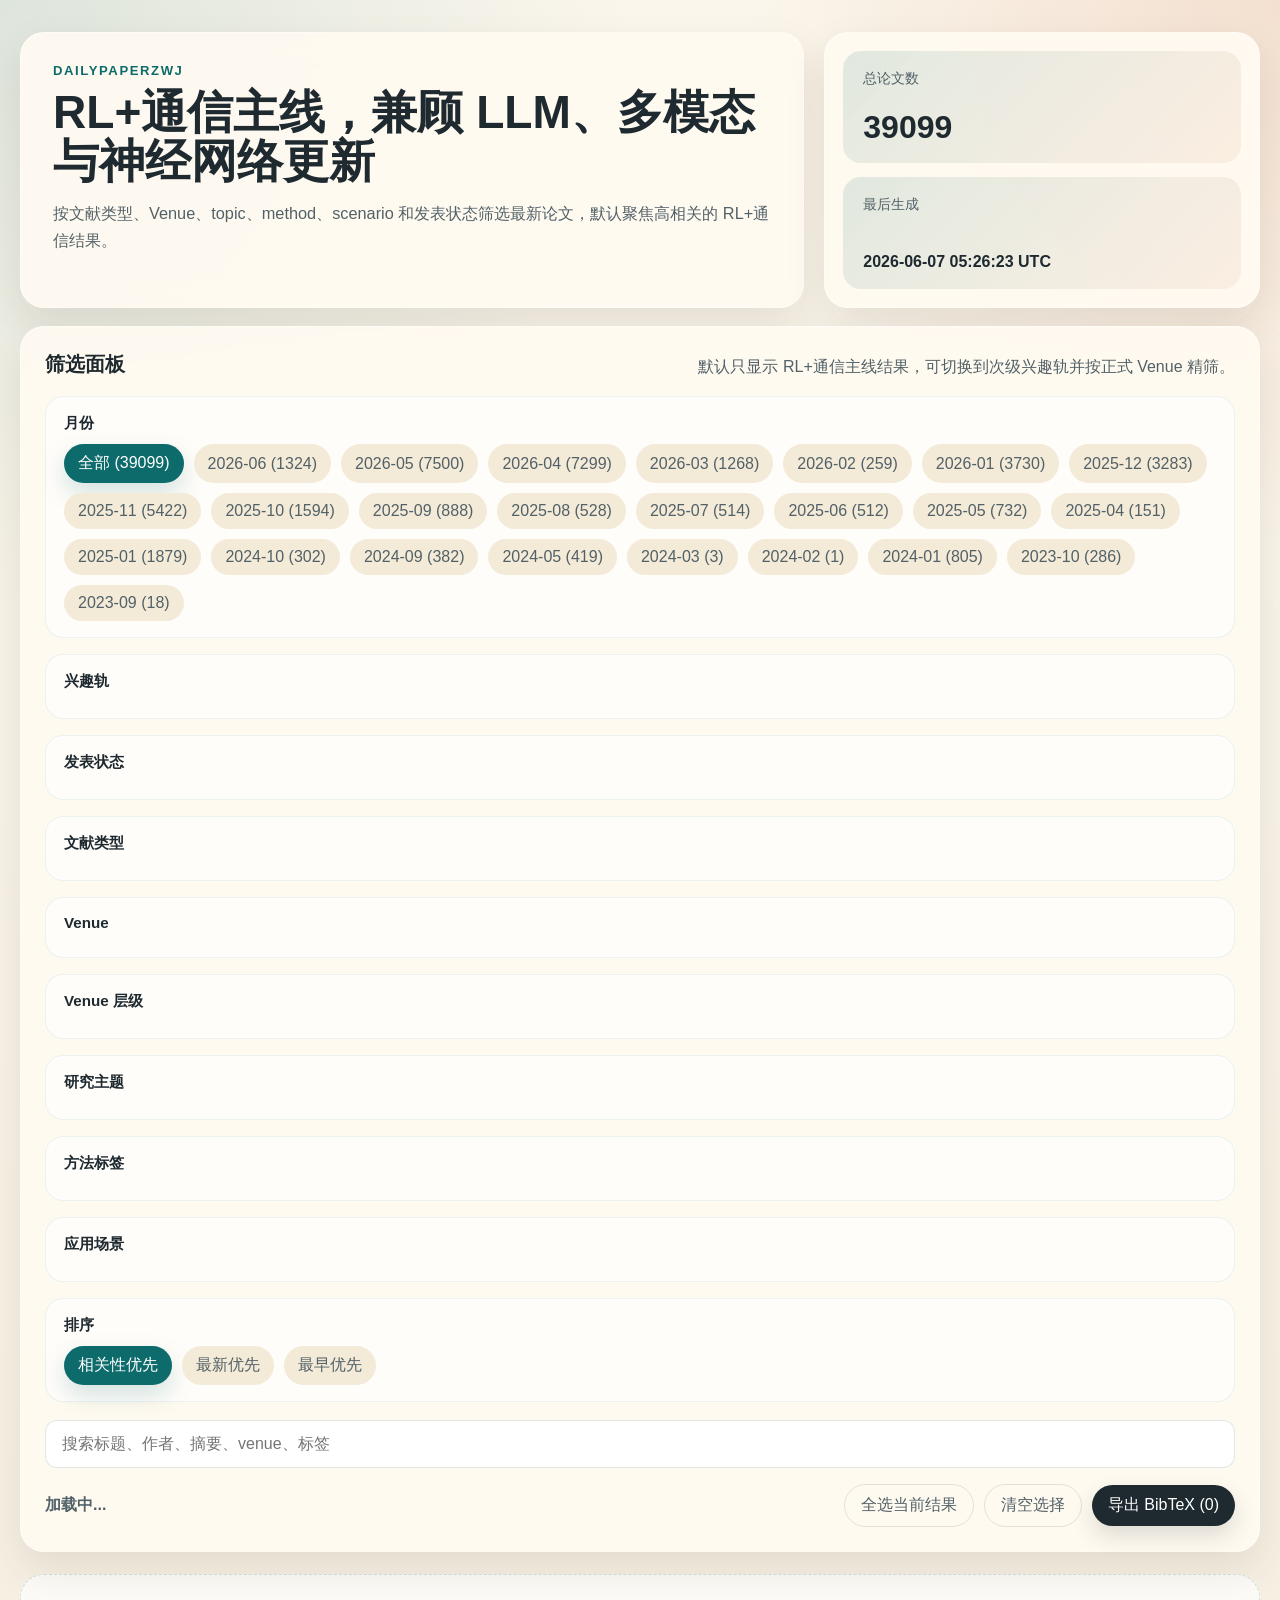
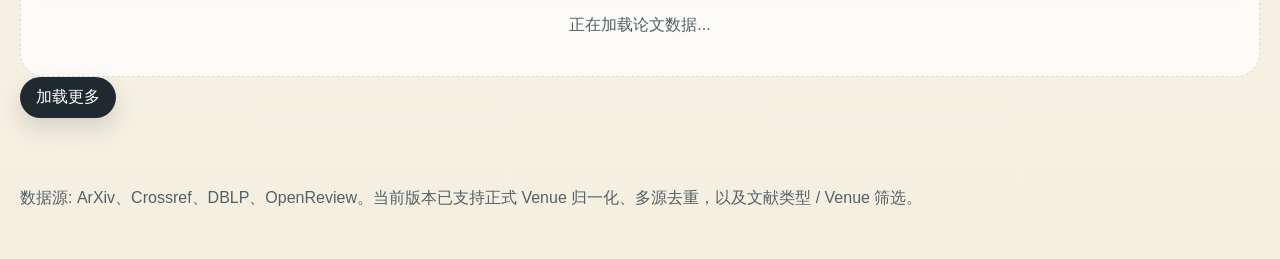
<file: index.html>
<!DOCTYPE html>
<html lang="zh-CN">
<head>
    <meta charset="UTF-8">
    <meta name="viewport" content="width=device-width, initial-scale=1.0">
    <title>DailyPaperZWJ | RL+通信 与 LLM/多模态论文雷达</title>
    <link rel="stylesheet" href="css/style.css">
</head>
<body>
    <header class="hero">
        <div class="container hero-inner">
            <div class="hero-copy">
                <p class="eyebrow">DailyPaperZWJ</p>
                <h1>RL+通信主线，兼顾 LLM、多模态与神经网络更新</h1>
                <p class="hero-summary">按文献类型、Venue、topic、method、scenario 和发表状态筛选最新论文，默认聚焦高相关的 RL+通信结果。</p>
            </div>
            <div class="hero-stats">
                <div class="stat-card">
                    <span class="stat-label">总论文数</span>
                    <strong class="stat-value">39099</strong>
                </div>
                <div class="stat-card">
                    <span class="stat-label">最后生成</span>
                    <strong class="stat-value small">2026-06-07 05:26:23 UTC</strong>
                </div>
            </div>
        </div>
    </header>

    <main class="container page-shell">
        <section class="control-panel">
            <div class="panel-head">
                <h2>筛选面板</h2>
                <p>默认只显示 RL+通信主线结果，可切换到次级兴趣轨并按正式 Venue 精筛。</p>
            </div>

            <div class="filter-grid">
                <section class="filter-group">
                    <div class="filter-title-row">
                        <h3>月份</h3>
                    </div>
                    <div id="monthFilters" class="filters"></div>
                </section>

                <section class="filter-group">
                    <div class="filter-title-row">
                        <h3>兴趣轨</h3>
                    </div>
                    <div id="trackFilters" class="filters"></div>
                </section>

                <section class="filter-group">
                    <div class="filter-title-row">
                        <h3>发表状态</h3>
                    </div>
                    <div id="statusFilters" class="filters"></div>
                </section>

                <section class="filter-group">
                    <div class="filter-title-row">
                        <h3>文献类型</h3>
                    </div>
                    <div id="paperTypeFilters" class="filters"></div>
                </section>

                <section class="filter-group">
                    <div class="filter-title-row">
                        <h3>Venue</h3>
                    </div>
                    <div id="venueFilters" class="filters"></div>
                </section>

                <section class="filter-group">
                    <div class="filter-title-row">
                        <h3>Venue 层级</h3>
                    </div>
                    <div id="venueTierFilters" class="filters"></div>
                </section>

                <section class="filter-group">
                    <div class="filter-title-row">
                        <h3>研究主题</h3>
                    </div>
                    <div id="topicFilters" class="filters"></div>
                </section>

                <section class="filter-group">
                    <div class="filter-title-row">
                        <h3>方法标签</h3>
                    </div>
                    <div id="methodFilters" class="filters"></div>
                </section>

                <section class="filter-group">
                    <div class="filter-title-row">
                        <h3>应用场景</h3>
                    </div>
                    <div id="scenarioFilters" class="filters"></div>
                </section>

                <section class="filter-group">
                    <div class="filter-title-row">
                        <h3>排序</h3>
                    </div>
                    <div id="sortFilters" class="filters">
                        <button class="filter-btn sort-btn active" data-sort="relevance-desc">相关性优先</button>
                        <button class="filter-btn sort-btn" data-sort="date-desc">最新优先</button>
                        <button class="filter-btn sort-btn" data-sort="date-asc">最早优先</button>
                    </div>
                </section>
            </div>

            <div class="search-row">
                <input id="searchInput" type="text" placeholder="搜索标题、作者、摘要、venue、标签">
            </div>

            <div class="result-row">
                <div id="resultsCount" class="results-count">加载中...</div>
                <div class="export-controls">
                    <button id="selectAllBtn" class="ghost-btn">全选当前结果</button>
                    <button id="clearAllBtn" class="ghost-btn">清空选择</button>
                    <button id="exportBtn" class="solid-btn">导出 BibTeX (<span id="selectedCount">0</span>)</button>
                </div>
            </div>
        </section>

        <section class="paper-section">
            <div id="papersContainer" class="paper-list"></div>
            <div class="load-more-wrap">
                <button id="loadMoreBtn" class="solid-btn">加载更多</button>
            </div>
        </section>
    </main>

    <footer class="site-footer">
        <div class="container">
            <p>数据源: ArXiv、Crossref、DBLP、OpenReview。当前版本已支持正式 Venue 归一化、多源去重，以及文献类型 / Venue 筛选。</p>
        </div>
    </footer>

    <script src="js/main.js"></script>
</body>
</html>
</file>
<file: css/style.css>
:root {
    --bg: #f5efe2;
    --panel: rgba(255, 250, 241, 0.95);
    --panel-strong: #fff9ef;
    --surface: #ffffff;
    --surface-muted: #f3ead7;
    --ink: #1f2a30;
    --ink-soft: #526168;
    --line: rgba(31, 42, 48, 0.12);
    --accent: #0d6b6b;
    --accent-strong: #0a5050;
    --accent-soft: #d7efec;
    --warm: #cb6d3d;
    --warm-soft: #f8e1d4;
    --gold: #c7901f;
    --shadow: 0 18px 40px rgba(58, 41, 19, 0.1);
    --radius-xl: 24px;
    --radius-lg: 18px;
    --radius-md: 12px;
    --radius-sm: 999px;
    --font-sans: "IBM Plex Sans", "Avenir Next", "Segoe UI", sans-serif;
}

* {
    box-sizing: border-box;
}

body {
    margin: 0;
    font-family: var(--font-sans);
    color: var(--ink);
    background:
        radial-gradient(circle at top left, rgba(13, 107, 107, 0.12), transparent 28%),
        radial-gradient(circle at top right, rgba(203, 109, 61, 0.16), transparent 24%),
        linear-gradient(180deg, #fbf6ec 0%, var(--bg) 100%);
    min-height: 100vh;
}

.container {
    width: min(1240px, calc(100vw - 32px));
    margin: 0 auto;
}

.hero {
    padding: 32px 0 18px;
}

.hero-inner {
    display: grid;
    grid-template-columns: 1.8fr 1fr;
    gap: 20px;
    align-items: stretch;
}

.hero-copy,
.hero-stats,
.control-panel,
.paper-card {
    background: var(--panel);
    border: 1px solid rgba(255, 255, 255, 0.55);
    box-shadow: var(--shadow);
    backdrop-filter: blur(14px);
}

.hero-copy {
    padding: 30px 32px;
    border-radius: var(--radius-xl);
}

.hero-copy h1 {
    margin: 10px 0 14px;
    font-size: clamp(2rem, 3.6vw, 3.3rem);
    line-height: 1.06;
}

.eyebrow {
    margin: 0;
    text-transform: uppercase;
    letter-spacing: 0.12em;
    color: var(--accent);
    font-weight: 700;
    font-size: 0.82rem;
}

.hero-summary {
    margin: 0;
    max-width: 46rem;
    color: var(--ink-soft);
    font-size: 1.02rem;
    line-height: 1.7;
}

.hero-stats {
    border-radius: var(--radius-xl);
    padding: 18px;
    display: grid;
    gap: 14px;
}

.stat-card {
    border-radius: var(--radius-lg);
    background: linear-gradient(135deg, rgba(13, 107, 107, 0.12), rgba(203, 109, 61, 0.08));
    padding: 18px 20px;
    min-height: 112px;
    display: flex;
    flex-direction: column;
    justify-content: space-between;
}

.stat-label {
    color: var(--ink-soft);
    font-size: 0.9rem;
}

.stat-value {
    font-size: 2rem;
    line-height: 1.1;
}

.stat-value.small {
    font-size: 1rem;
    color: var(--ink);
}

.page-shell {
    padding-bottom: 36px;
}

.control-panel {
    border-radius: var(--radius-xl);
    padding: 24px;
    margin-bottom: 22px;
}

.panel-head {
    display: flex;
    justify-content: space-between;
    gap: 20px;
    align-items: end;
    margin-bottom: 18px;
}

.panel-head h2 {
    margin: 0;
    font-size: 1.25rem;
}

.panel-head p {
    margin: 0;
    color: var(--ink-soft);
}

.filter-grid {
    display: grid;
    gap: 16px;
}

.filter-group {
    padding: 16px 18px;
    border-radius: var(--radius-lg);
    background: rgba(255, 255, 255, 0.68);
    border: 1px solid rgba(13, 107, 107, 0.08);
}

.filter-title-row {
    display: flex;
    justify-content: space-between;
    align-items: center;
    gap: 12px;
    margin-bottom: 10px;
}

.filter-title-row h3 {
    margin: 0;
    font-size: 0.95rem;
}

.filters {
    display: flex;
    flex-wrap: wrap;
    gap: 10px;
}

.filter-btn,
.ghost-btn,
.solid-btn {
    border: 0;
    cursor: pointer;
    transition: transform 160ms ease, background 160ms ease, color 160ms ease, box-shadow 160ms ease;
    font: inherit;
}

.filter-btn {
    padding: 9px 14px;
    border-radius: var(--radius-sm);
    background: var(--surface-muted);
    color: var(--ink-soft);
}

.filter-btn:hover,
.ghost-btn:hover,
.solid-btn:hover {
    transform: translateY(-1px);
}

.filter-btn.active {
    background: var(--accent);
    color: white;
    box-shadow: 0 10px 24px rgba(13, 107, 107, 0.18);
}

.filter-btn.core-rl-comms.active {
    background: var(--accent-strong);
}

.filter-btn.secondary-llm-mm-nn.active {
    background: var(--warm);
}

.search-row {
    margin-top: 18px;
}

.search-row input {
    width: 100%;
    border: 1px solid var(--line);
    background: var(--surface);
    color: var(--ink);
    border-radius: var(--radius-md);
    padding: 14px 16px;
    font-size: 1rem;
}

.search-row input:focus {
    outline: 2px solid rgba(13, 107, 107, 0.18);
    border-color: transparent;
}

.result-row {
    display: flex;
    justify-content: space-between;
    align-items: center;
    gap: 16px;
    margin-top: 16px;
}

.results-count {
    color: var(--ink-soft);
    font-weight: 600;
}

.export-controls,
.load-more-wrap {
    display: flex;
    gap: 10px;
    align-items: center;
}

.ghost-btn,
.solid-btn {
    border-radius: var(--radius-sm);
    padding: 10px 16px;
}

.ghost-btn {
    background: transparent;
    color: var(--ink-soft);
    border: 1px solid var(--line);
}

.solid-btn {
    background: var(--ink);
    color: white;
    box-shadow: 0 10px 22px rgba(31, 42, 48, 0.15);
}

.solid-btn[disabled] {
    cursor: default;
    opacity: 0.45;
    transform: none;
}

.paper-list {
    display: grid;
    gap: 16px;
}

.paper-card {
    border-radius: var(--radius-xl);
    padding: 22px;
    display: grid;
    gap: 16px;
}

.paper-head {
    display: grid;
    grid-template-columns: auto 1fr auto;
    gap: 16px;
    align-items: start;
}

.paper-select {
    display: flex;
    align-items: center;
    padding-top: 4px;
}

.paper-select input {
    width: 18px;
    height: 18px;
    accent-color: var(--accent);
}

.paper-title {
    margin: 0;
    font-size: 1.18rem;
    line-height: 1.42;
}

.paper-title a {
    color: var(--ink);
    text-decoration: none;
}

.paper-title a:hover {
    color: var(--accent);
}

.paper-meta {
    display: flex;
    flex-wrap: wrap;
    gap: 8px;
}

.meta-pill,
.tag-chip {
    display: inline-flex;
    align-items: center;
    gap: 6px;
    padding: 6px 10px;
    border-radius: var(--radius-sm);
    font-size: 0.84rem;
    line-height: 1.2;
}

.meta-pill {
    background: rgba(13, 107, 107, 0.08);
    color: var(--ink-soft);
}

.meta-pill.venue-core_comms {
    background: rgba(13, 107, 107, 0.14);
    color: var(--accent-strong);
}

.meta-pill.venue-related_comms {
    background: rgba(199, 144, 31, 0.14);
    color: #7d5b0c;
}

.meta-pill.venue-core_ai {
    background: rgba(203, 109, 61, 0.14);
    color: #8e4720;
}

.meta-pill.status-published,
.meta-pill.status-accepted {
    background: rgba(27, 122, 69, 0.12);
    color: #236b3f;
}

.meta-pill.status-submitted {
    background: rgba(190, 111, 10, 0.14);
    color: #885500;
}

.meta-pill.status-preprint {
    background: rgba(82, 97, 104, 0.12);
    color: var(--ink-soft);
}

.paper-authors,
.paper-reasons {
    color: var(--ink-soft);
    font-size: 0.95rem;
}

.tag-groups {
    display: grid;
    gap: 12px;
}

.tag-group-row {
    display: grid;
    grid-template-columns: 96px 1fr;
    gap: 12px;
    align-items: start;
}

.tag-label {
    color: var(--ink-soft);
    font-size: 0.86rem;
    font-weight: 700;
    text-transform: uppercase;
    letter-spacing: 0.04em;
    padding-top: 6px;
}

.tag-row {
    display: flex;
    flex-wrap: wrap;
    gap: 8px;
}

.tag-chip {
    background: rgba(13, 107, 107, 0.08);
    color: var(--accent-strong);
}

.tag-chip.method {
    background: var(--warm-soft);
    color: #8e4720;
}

.tag-chip.scenario {
    background: rgba(199, 144, 31, 0.12);
    color: #7d5b0c;
}

.paper-abstract details {
    border-top: 1px solid var(--line);
    padding-top: 12px;
}

.paper-abstract summary {
    cursor: pointer;
    color: var(--accent);
    font-weight: 600;
}

.paper-abstract p {
    margin: 12px 0 0;
    color: var(--ink-soft);
    line-height: 1.75;
}

.paper-links {
    display: flex;
    flex-wrap: wrap;
    gap: 10px;
}

.link-btn {
    display: inline-flex;
    align-items: center;
    gap: 6px;
    padding: 9px 14px;
    border-radius: var(--radius-sm);
    background: var(--surface-muted);
    color: var(--ink);
    text-decoration: none;
}

.link-btn:hover {
    background: var(--accent-soft);
}

.empty-state {
    text-align: center;
    padding: 40px 24px;
    background: rgba(255, 255, 255, 0.7);
    border-radius: var(--radius-xl);
    border: 1px dashed rgba(13, 107, 107, 0.18);
    color: var(--ink-soft);
}

.site-footer {
    padding: 18px 0 34px;
    color: var(--ink-soft);
}

@media (max-width: 960px) {
    .hero-inner,
    .panel-head,
    .result-row,
    .paper-head,
    .tag-group-row {
        grid-template-columns: 1fr;
        display: grid;
    }

    .result-row,
    .panel-head {
        align-items: start;
    }

    .paper-head {
        gap: 12px;
    }
}

@media (max-width: 720px) {
    .container {
        width: min(100vw - 20px, 1240px);
    }

    .hero {
        padding-top: 18px;
    }

    .hero-copy,
    .control-panel,
    .paper-card {
        padding: 18px;
    }

    .export-controls {
        width: 100%;
        flex-wrap: wrap;
    }
}
</file>
